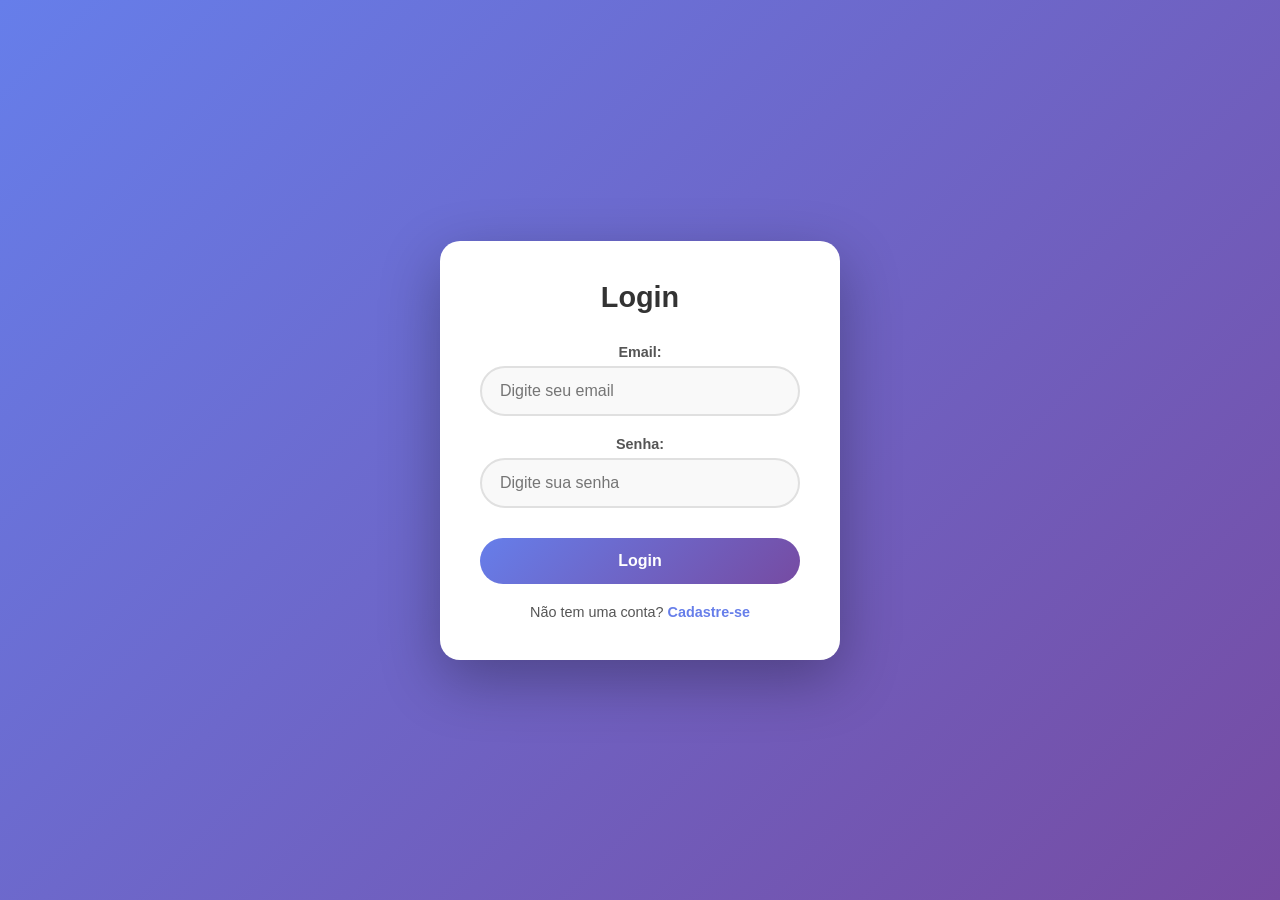
<file: projeto_teste_ai/frontend/index.html>
<!DOCTYPE html>
<html>
<head>
    <title>Login</title>
    <link rel="stylesheet" href="styles.css">
    <style>
        * {
            margin: 0;
            padding: 0;
            box-sizing: border-box;
            font-family: 'Segoe UI', sans-serif;
        }

        body {
            background: linear-gradient(135deg, #667eea, #764ba2);
            min-height: 100vh;
            display: flex;
            align-items: center;
            justify-content: center;
        }

        .container {
            background: white;
            padding: 40px;
            border-radius: 20px;
            box-shadow: 0 20px 60px rgba(0, 0, 0, 0.3);
            width: 100%;
            max-width: 400px;
        }

        h1 {
            text-align: center;
            color: #333;
            margin-bottom: 30px;
            font-size: 1.8rem;
        }

        form div {
            margin-bottom: 20px;
        }

        label {
            display: block;
            margin-bottom: 6px;
            color: #555;
            font-weight: 600;
            font-size: 0.9rem;
        }

        input {
            width: 100%;
            padding: 14px 18px;
            border: 2px solid #e0e0e0;
            border-radius: 50px;
            font-size: 1rem;
            outline: none;
            transition: border 0.3s, box-shadow 0.3s;
            background: #f9f9f9;
        }

        input:focus {
            border-color: #667eea;
            box-shadow: 0 0 0 4px rgba(102, 126, 234, 0.2);
            background: white;
        }

        button {
            width: 100%;
            padding: 14px;
            background: linear-gradient(135deg, #667eea, #764ba2);
            color: white;
            border: none;
            border-radius: 50px;
            font-size: 1rem;
            font-weight: 600;
            cursor: pointer;
            transition: transform 0.2s, box-shadow 0.2s;
            margin-top: 10px;
        }

        button:hover {
            transform: translateY(-2px);
            box-shadow: 0 8px 20px rgba(102, 126, 234, 0.5);
        }

        button:active {
            transform: translateY(0);
        }

        #mensagem {
            text-align: center;
            margin-top: 20px;
            font-weight: 600;
            font-size: 0.95rem;
        }

        /* Adicionado */
        .login-link {
            text-align: center;
            margin-top: 20px;
            font-size: 0.9rem;
            color: #555;
        }

        .login-link a {
            color: #667eea;
            text-decoration: none;
            font-weight: 600;
        }

        .login-link a:hover {
            text-decoration: underline;
        }

        
    </style>
</head>
<body>

<div class="container">
    <h1>Login</h1>

    <form id="loginForm">
        <div>
            <label for="email">Email:</label>
            <input type="email" id="email" placeholder="Digite seu email" required>
        </div>
        <div>
            <label for="password">Senha:</label>
            <input type="password" id="password" placeholder="Digite sua senha" required>
        </div>
        <button type="submit">Login</button>
    </form>

    <p id="mensagem"></p>

    <!-- Adicionado -->
    <div class="login-link">
        Não tem uma conta? <a href="cadastro.html">Cadastre-se</a>
    </div>
</div>

<script src="script.js"></script>

</body>
</html>
</file>
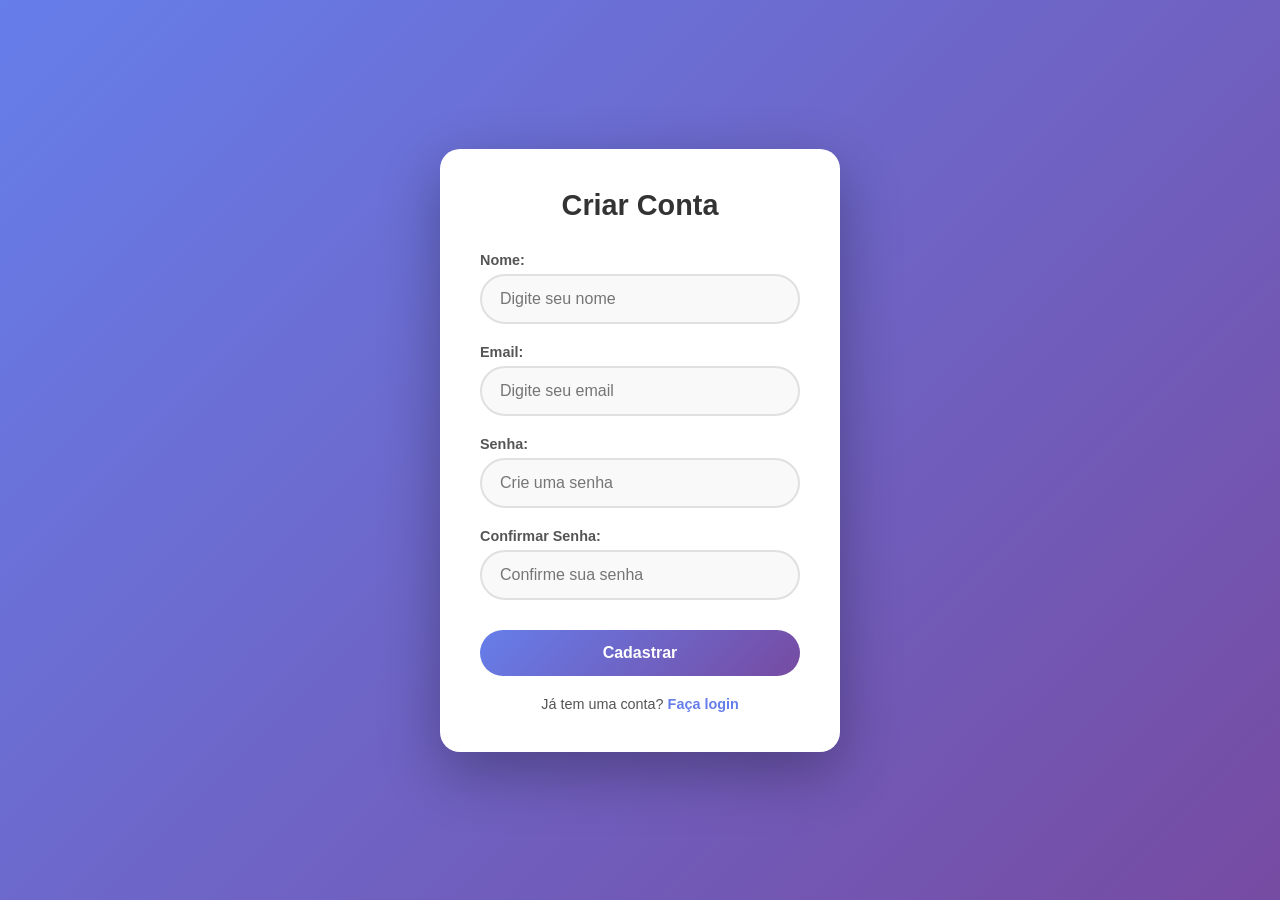
<file: projeto_teste_ai/frontend/cadastro.html>
<!DOCTYPE html>
<html>
<head>
    <title>Cadastro</title>
    <style>
        * {
            margin: 0;
            padding: 0;
            box-sizing: border-box;
            font-family: 'Segoe UI', sans-serif;
        }

        body {
            background: linear-gradient(135deg, #667eea, #764ba2);
            min-height: 100vh;
            display: flex;
            align-items: center;
            justify-content: center;
        }

        .container {
            background: white;
            padding: 40px;
            border-radius: 20px;
            box-shadow: 0 20px 60px rgba(0, 0, 0, 0.3);
            width: 100%;
            max-width: 400px;
        }

        h1 {
            text-align: center;
            color: #333;
            margin-bottom: 30px;
            font-size: 1.8rem;
        }

        form div {
            margin-bottom: 20px;
        }

        label {
            display: block;
            margin-bottom: 6px;
            color: #555;
            font-weight: 600;
            font-size: 0.9rem;
        }

        input {
            width: 100%;
            padding: 14px 18px;
            border: 2px solid #e0e0e0;
            border-radius: 50px;
            font-size: 1rem;
            outline: none;
            transition: border 0.3s, box-shadow 0.3s;
            background: #f9f9f9;
        }

        input:focus {
            border-color: #667eea;
            box-shadow: 0 0 0 4px rgba(102, 126, 234, 0.2);
            background: white;
        }

        button {
            width: 100%;
            padding: 14px;
            background: linear-gradient(135deg, #667eea, #764ba2);
            color: white;
            border: none;
            border-radius: 50px;
            font-size: 1rem;
            font-weight: 600;
            cursor: pointer;
            transition: transform 0.2s, box-shadow 0.2s;
            margin-top: 10px;
        }

        button:hover {
            transform: translateY(-2px);
            box-shadow: 0 8px 20px rgba(102, 126, 234, 0.5);
        }

        button:active {
            transform: translateY(0);
        }

        #mensagem {
            text-align: center;
            margin-top: 20px;
            font-weight: 600;
            font-size: 0.95rem;
        }

        .login-link {
            text-align: center;
            margin-top: 20px;
            font-size: 0.9rem;
            color: #555;
        }

        .login-link a {
            color: #667eea;
            text-decoration: none;
            font-weight: 600;
        }

        .login-link a:hover {
            text-decoration: underline;
        }
    </style>
</head>
<body>

<div class="container">
    <h1>Criar Conta</h1>

    <form id="cadastroForm">
        <div>
            <label for="nome">Nome:</label>
            <input type="text" id="nome" placeholder="Digite seu nome" required>
        </div>
        <div>
            <label for="email">Email:</label>
            <input type="email" id="email" placeholder="Digite seu email" required>
        </div>
        <div>
            <label for="password">Senha:</label>
            <input type="password" id="password" placeholder="Crie uma senha" required>
        </div>
        <div>
            <label for="confirmPassword">Confirmar Senha:</label>
            <input type="password" id="confirmPassword" placeholder="Confirme sua senha" required>
        </div>
        <button type="submit">Cadastrar</button>
    </form>

    <p id="mensagem"></p>

    <div class="login-link">
        Já tem uma conta? <a href="index.html">Faça login</a>
    </div>
</div>

<script src="cadastro.js"></script>

</body>
</html>
</file>
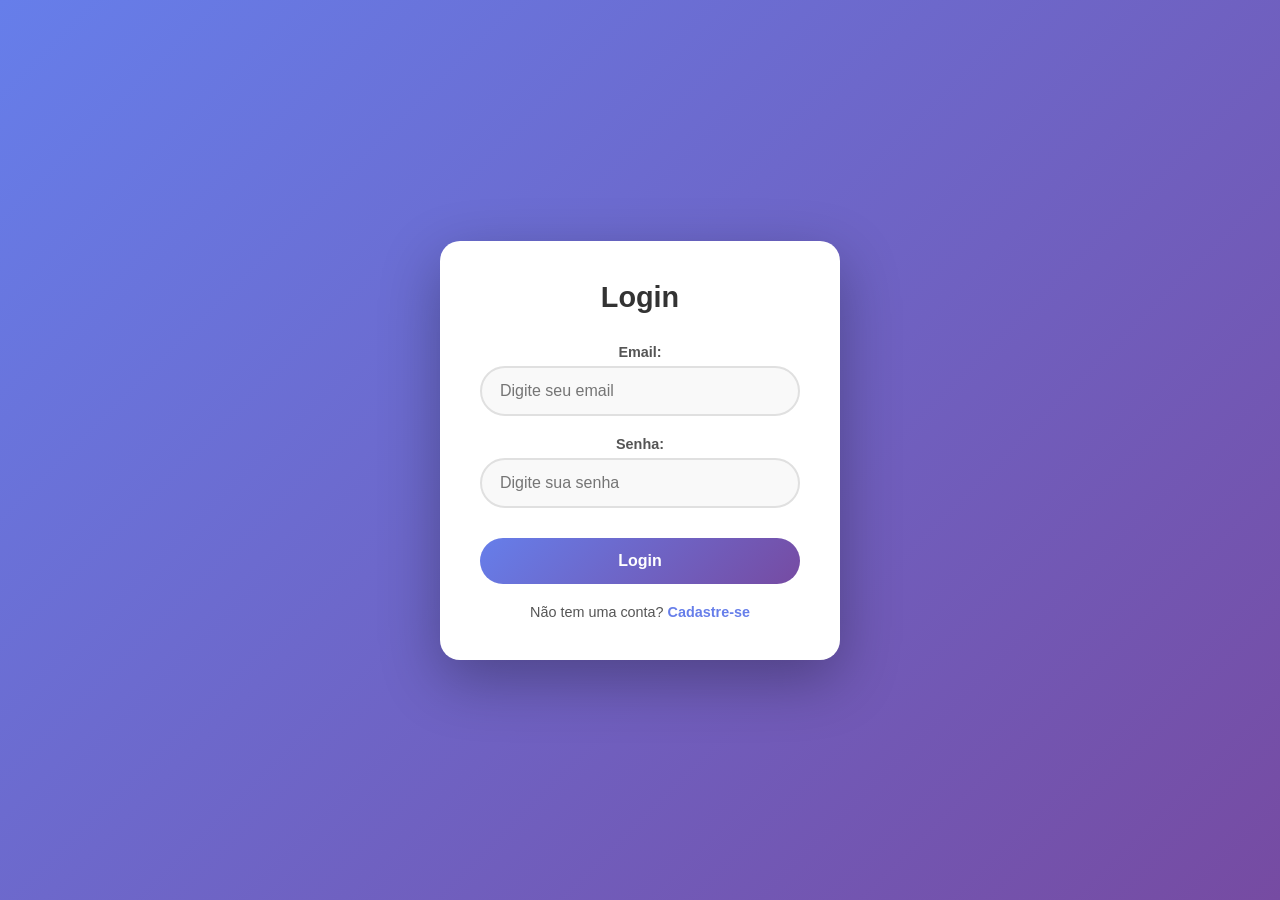
<file: projeto_teste_ai/frontend/perfil.html>
<!DOCTYPE html>
<html>

<head>
<title>Perfil</title>

<style>

body{
font-family:Arial;
background:#f4f6fb;
padding:40px;
}

.container{
max-width:500px;
margin:auto;
background:white;
padding:30px;
border-radius:10px;
box-shadow:0 5px 20px rgba(0,0,0,0.08);
}

h1{
margin-bottom:20px;
}

.info{
margin-bottom:15px;
font-size:16px;
}

.label{
font-weight:bold;
}

.buttons{
margin-top:25px;
display:flex;
gap:10px;
}

button{
background:#b791dd;
color:white;
border:none;
padding:10px 18px;
border-radius:8px;
cursor:pointer;
}

.logout{
background:#ff4d4d;
}

button:hover{
opacity:0.9;
}

.perfil-card{
max-width:400px;
margin:auto;
background:white;
padding:40px;
border-radius:14px;
box-shadow:0 8px 30px rgba(0,0,0,0.08);
text-align:center;
}

.perfil-avatar{
width:80px;
height:80px;
border-radius:50%;
background:#6c5ce7;
color:white;
display:flex;
align-items:center;
justify-content:center;
font-size:32px;
margin:0 auto 20px auto;
}

.perfil-info{
margin-top:20px;
text-align:left;
}

.info-item{
display:flex;
justify-content:space-between;
padding:10px 0;
border-bottom:1px solid #eee;
}

</style>

</head>

<body>

<div class="container">

<div class="perfil-card">

<div class="perfil-avatar" id="avatarPerfil"></div>

<h2 id="email"></h2>

<div class="perfil-info">

<div class="info-item">
<span>ID:</span>
<span id="id"></span>
</div>

<div class="info-item">
<span>Email:</span>
<span id="emailInfo"></span>
</div>

</div>

<button onclick="voltar()">Voltar ao Dashboard</button>

</div>

</div>

<script>

const token = localStorage.getItem("token");
const usuarioLogado = localStorage.getItem("usuarioLogado");

if(!token || !usuarioLogado){
alert("Sessão expirada. Faça login novamente.");
window.location.href="index.html";
}

async function carregarPerfil(){

try{

const resposta = await fetch("http://127.0.0.1:5000/me",{
headers:{
Authorization:"Bearer " + token
}
});

if(!resposta.ok){
throw new Error("Sessão inválida");
}

const usuario = await resposta.json();

/* preencher dados */

document.getElementById("id").textContent = usuario.id;
document.getElementById("email").textContent = usuario.email;
document.getElementById("emailInfo").textContent = usuario.email;

/* avatar com inicial do email */

document.getElementById("avatarPerfil").textContent =
usuario.email.charAt(0).toUpperCase();

}catch(erro){

alert("Sessão expirada. Faça login novamente.");
logout();

}

}

function voltar(){
window.location.href="dashboard.html";
}

function logout(){

localStorage.removeItem("usuarioLogado");
localStorage.removeItem("token");

window.location.href="index.html";

}

carregarPerfil();

</script>


</body>
</html>
</file>
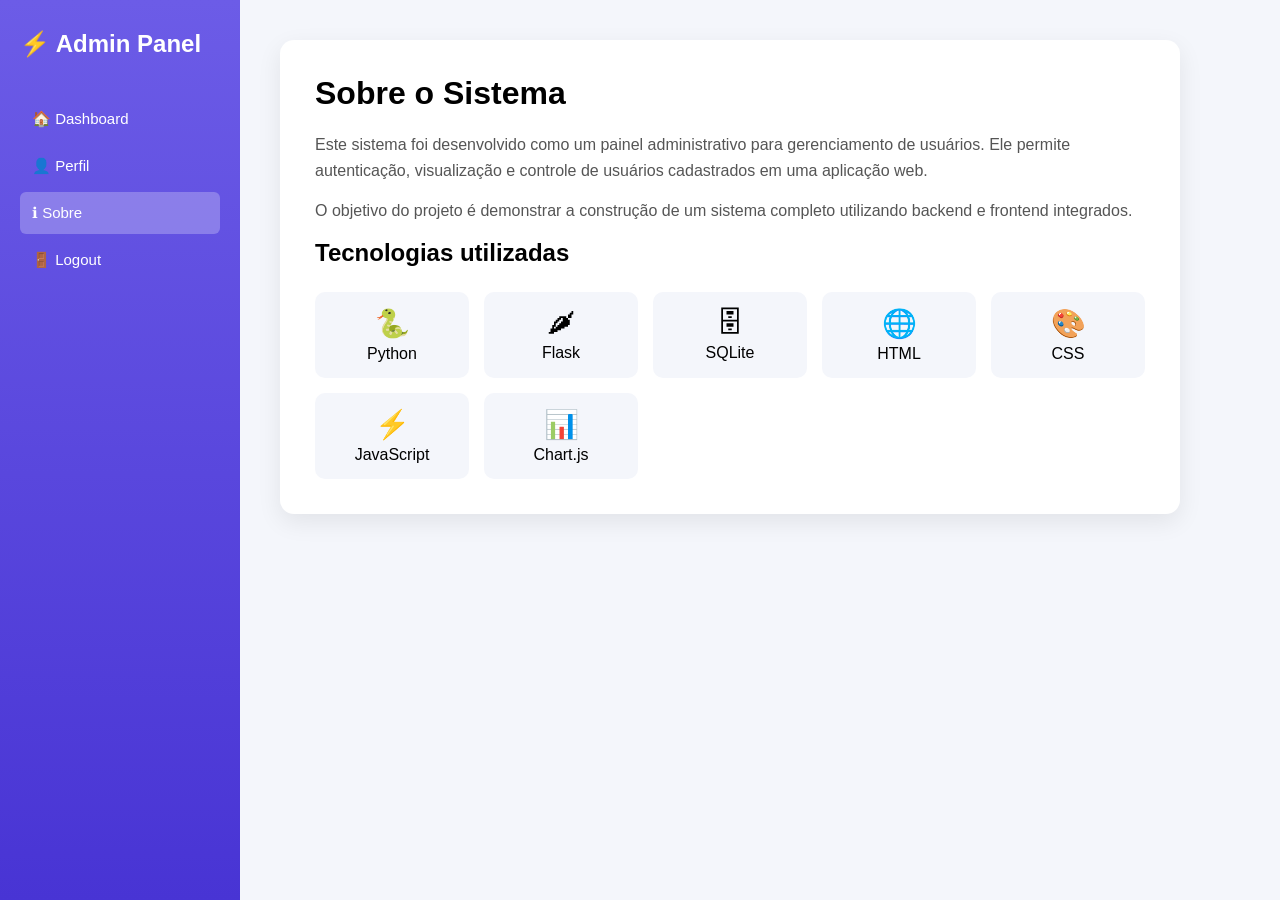
<file: projeto_teste_ai/frontend/sobre.html>
<!DOCTYPE html>
<html>

<head>
<title>Sobre o Sistema</title>

<style>

*{
margin:0;
padding:0;
box-sizing:border-box;
font-family:'Segoe UI', sans-serif;
}

body{
display:flex;
background:#f4f6fb;
min-height:100vh;
}

/* SIDEBAR */

.sidebar{
width:240px;
background:linear-gradient(180deg,#6c5ce7,#4834d4);
color:white;
padding:30px 20px;
display:flex;
flex-direction:column;
}

.sidebar h2{
margin-bottom:40px;
}

.sidebar button{
background:transparent;
border:none;
color:white;
padding:12px;
text-align:left;
cursor:pointer;
border-radius:6px;
margin-bottom:5px;
font-size:15px;
}

.sidebar button:hover{
background:rgba(255,255,255,0.15);
}

/* CONTEÚDO */

.main{
flex:1;
padding:40px;
}

.card{
background:white;
padding:35px;
border-radius:14px;
box-shadow:0 8px 25px rgba(0,0,0,0.08);
max-width:900px;
}

.card h1{
margin-bottom:20px;
}

.card p{
line-height:1.6;
margin-bottom:15px;
color:#555;
}

/* TECNOLOGIAS */

.tech-grid{
margin-top:25px;
display:grid;
grid-template-columns:repeat(auto-fit,minmax(140px,1fr));
gap:15px;
}

.tech-card{
background:#f4f6fb;
border-radius:10px;
padding:15px;
text-align:center;
font-weight:500;
transition:0.2s;
}

.tech-card:hover{
transform:translateY(-3px);
box-shadow:0 6px 15px rgba(0,0,0,0.1);
}

.tech-card span{
display:block;
font-size:28px;
margin-bottom:5px;
}

</style>

</head>

<body>

<!-- SIDEBAR -->

<div class="sidebar">

<h2>⚡ Admin Panel</h2>

<button onclick="irDashboard()">🏠 Dashboard</button>

<button onclick="irPerfil()">👤 Perfil</button>

<button style="background:rgba(255,255,255,0.25)">ℹ Sobre</button>

<button onclick="logout()">🚪 Logout</button>

</div>

<!-- CONTEÚDO -->

<div class="main">

<div class="card">

<h1>Sobre o Sistema</h1>

<p>
Este sistema foi desenvolvido como um painel administrativo para gerenciamento de usuários.
Ele permite autenticação, visualização e controle de usuários cadastrados em uma aplicação web.
</p>

<p>
O objetivo do projeto é demonstrar a construção de um sistema completo utilizando backend e frontend integrados.
</p>

<h2>Tecnologias utilizadas</h2>

<div class="tech-grid">

<div class="tech-card">
<span>🐍</span>
Python
</div>

<div class="tech-card">
<span>🌶</span>
Flask
</div>

<div class="tech-card">
<span>🗄</span>
SQLite
</div>

<div class="tech-card">
<span>🌐</span>
HTML
</div>

<div class="tech-card">
<span>🎨</span>
CSS
</div>

<div class="tech-card">
<span>⚡</span>
JavaScript
</div>

<div class="tech-card">
<span>📊</span>
Chart.js
</div>

</div>

</div>

</div>

<script>

function irDashboard(){
window.location.href="dashboard.html";
}

function irPerfil(){
window.location.href="perfil.html";
}

function logout(){

localStorage.removeItem("usuarioLogado");
localStorage.removeItem("token");

window.location.href="index.html";

}

</script>

</body>

</html>
</file>
<file: projeto_teste_ai/frontend/styles.css>
/* Modern minimalist styles for Projeto Teste AI */

body {
    font-family: -apple-system, BlinkMacSystemFont, "Segoe UI", Roboto, "Helvetica Neue", Arial, sans-serif;
    margin: 0;
    padding: 0;
    background: linear-gradient(135deg, #f5f7fa 0%, #c3cfe2 100%);
    color: #333;
    display: flex;
    align-items: center;
    justify-content: center;
    height: 100vh;
}

.container {
    background: white;
    padding: 2rem 3rem;
    border-radius: 0.8rem;
    box-shadow: 0 10px 30px rgba(0,0,0,0.1);
    text-align: center;
    max-width: 400px;
    width: 90%;
}

h1 {
    margin-bottom: 1.5rem;
    font-size: 2rem;
    color: #222;
}

input[type="text"] {
    width: 100%;
    padding: 0.75rem 1rem;
    margin-bottom: 1rem;
    border: 1px solid #ccc;
    border-radius: 0.5rem;
    font-size: 1rem;
    transition: border-color 0.2s;
}

input[type="text"]:focus {
    outline: none;
    border-color: #7b9aff;
}

button {
    padding: 0.75rem 1.5rem;
    font-size: 1rem;
    color: white;
    background-color: #5c6ac4;
    border: none;
    border-radius: 0.5rem;
    cursor: pointer;
    transition: background-color 0.2s;
}

button:hover {
    background-color: #4e5bb7;
}

#mensagem {
    margin-top: 1.5rem;
    font-size: 1.1rem;
    color: #444;
}
</file>
